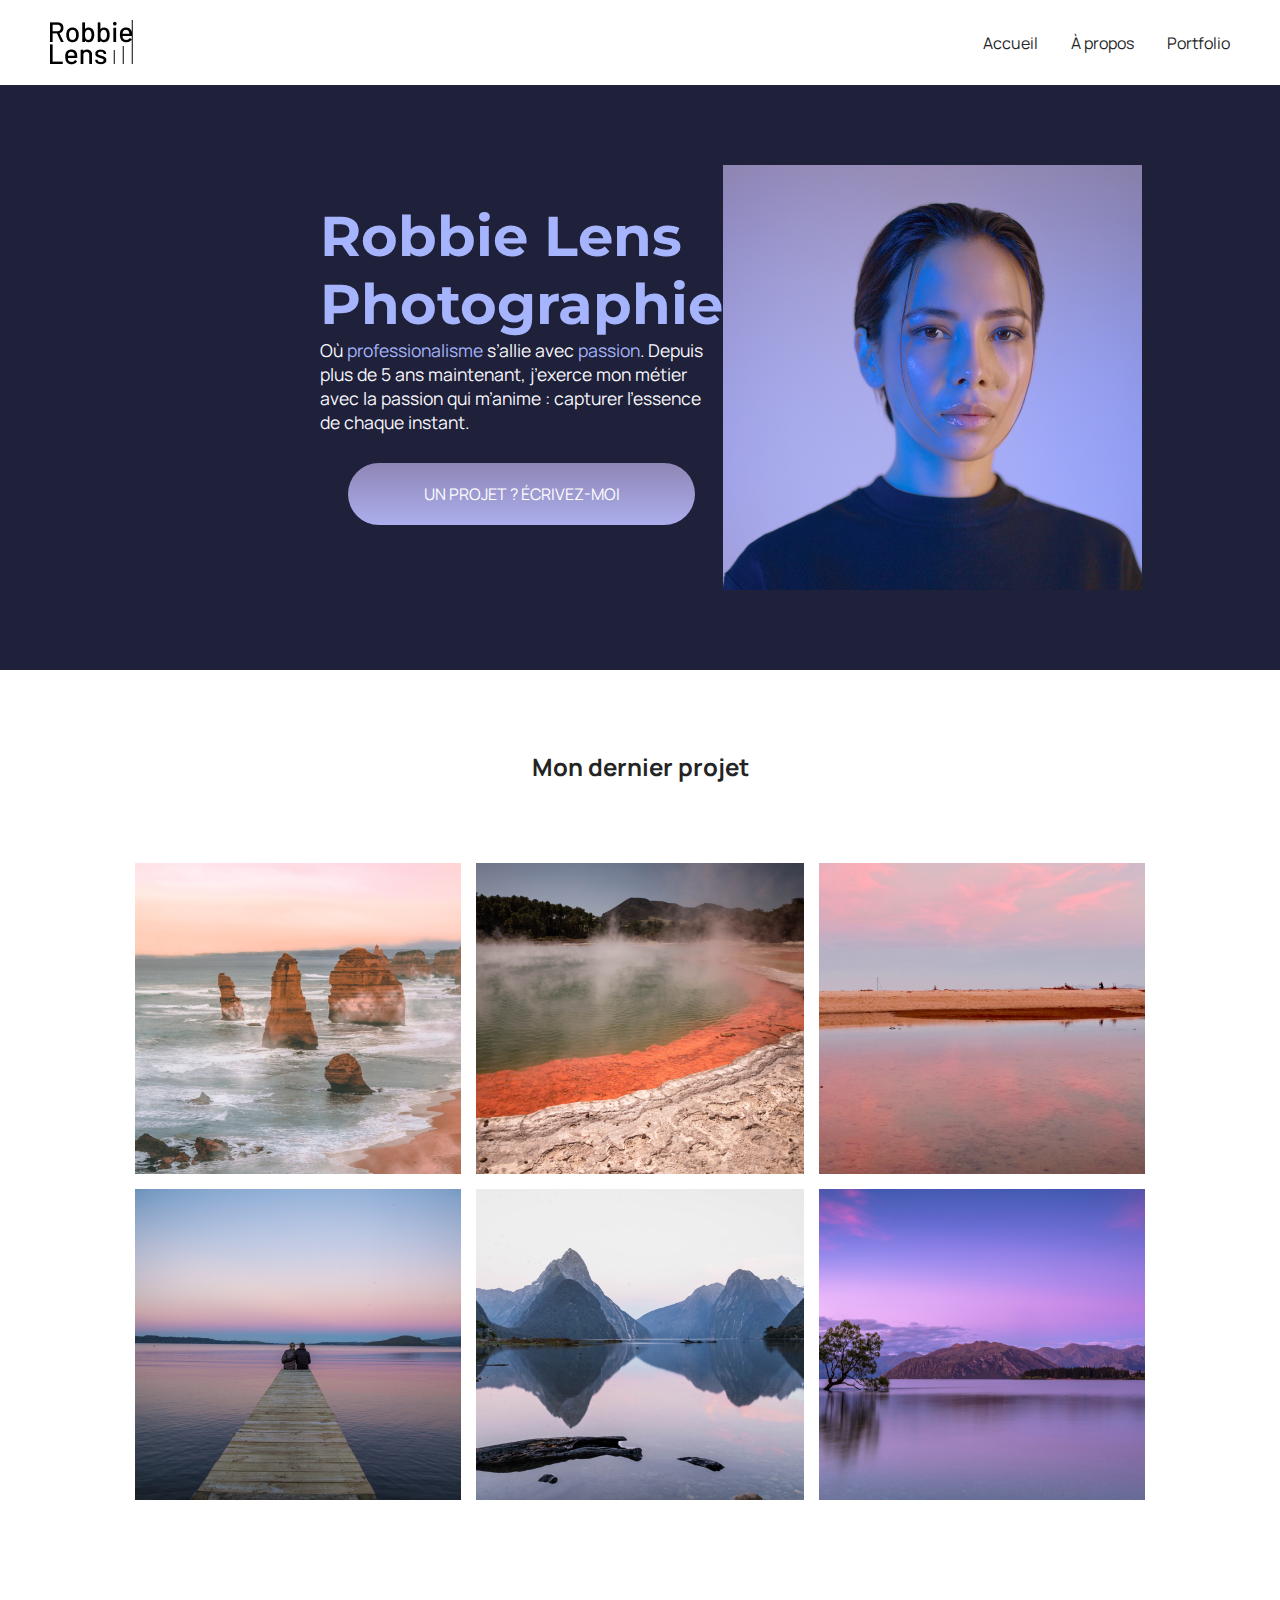
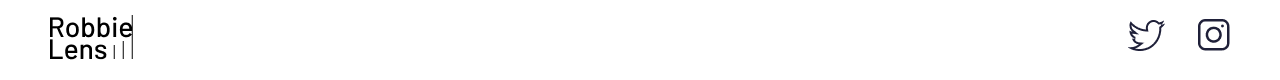
<file: index.html>
<!DOCTYPE html>
<html lang="fr">

<head>
    <meta charset="utf-8" >
    <title>Accueil - Robbie Lens Photographie</title>
    <link href="style.css" rel="stylesheet" >
    <link rel="preconnect" href="https://fonts.googleapis.com">
    <link rel="preconnect" href="https://fonts.gstatic.com" crossorigin>
    <link href="https://fonts.googleapis.com/css2?family=Manrope&family=Montserrat&display=swap" rel="stylesheet">
</head>

<body>
    <header>
        <nav>
            <img src="images/logo.png" alt="Logo Robbie Lens" >
            <div>
                <a href="index.html">Accueil</a>
                <a href="a-propos.html">À propos</a>
                <a href="portfolio.html">Portfolio</a>
            </div>
        </nav>
    </header>
    <main>
        <section class="accueil-introduction">
            <div>
                <h1>Robbie Lens Photographie</h1>
                <p>
                    Où <em>professionalisme</em> s’allie avec <em>passion</em>. Depuis
                    plus de 5 ans maintenant, j’exerce mon métier avec la passion
                    qui m’anime : capturer l’essence de chaque instant.
                </p>
                <a href="por" class="cta">UN PROJET ? ÉCRIVEZ-MOI</a>
            </div>
            <img src="images/robbie-lens.png" alt="Portrait avec effet de la photographe Robbie Lens" >
        </section>
        <section class="accueil-photos">
            <h2>Mon dernier projet</h2>
            <div>
                <img src="images/accueil/element-1.png" alt="Twelve apostles - Australie" >
                <img src="images/accueil/element-2.png" alt="Wai-O-Tapu - Nouvelle-Zélande" >
                <img src="images/accueil/element-3.png" alt="Parc National d’Abel Tasman - Nouvelle-Zélande" >
            </div>
            <div>
                <img src="images/accueil/element-4.png" alt="Lac Rotorua - Nouvelle-Zélande" >
                <img src="images/accueil/element-5.png" alt="Milford Sound - Nouvelle-Zélande" >
                <img src="images/accueil/element-6.png" alt="Lac Wanaka - Nouvelle-Zélande" >
            </div>
        </section>
    </main>
    <footer>
        <img src="images/logo.png" alt="Logo Robbie Lens" >
        <div>
            <a target="_blank" href="https://twitter.com/" class="lien-icone">
                <img src="images/twitter.png" alt="Logo Twitter" >
            </a>
            <a target="_blank" href="https://www.instagram.com/" class="lien-icone">
                <img src="images/instagram.png" alt="Logo Instagram" >
            </a>
        </div>
    </footer>
</body>

</html>
</file>
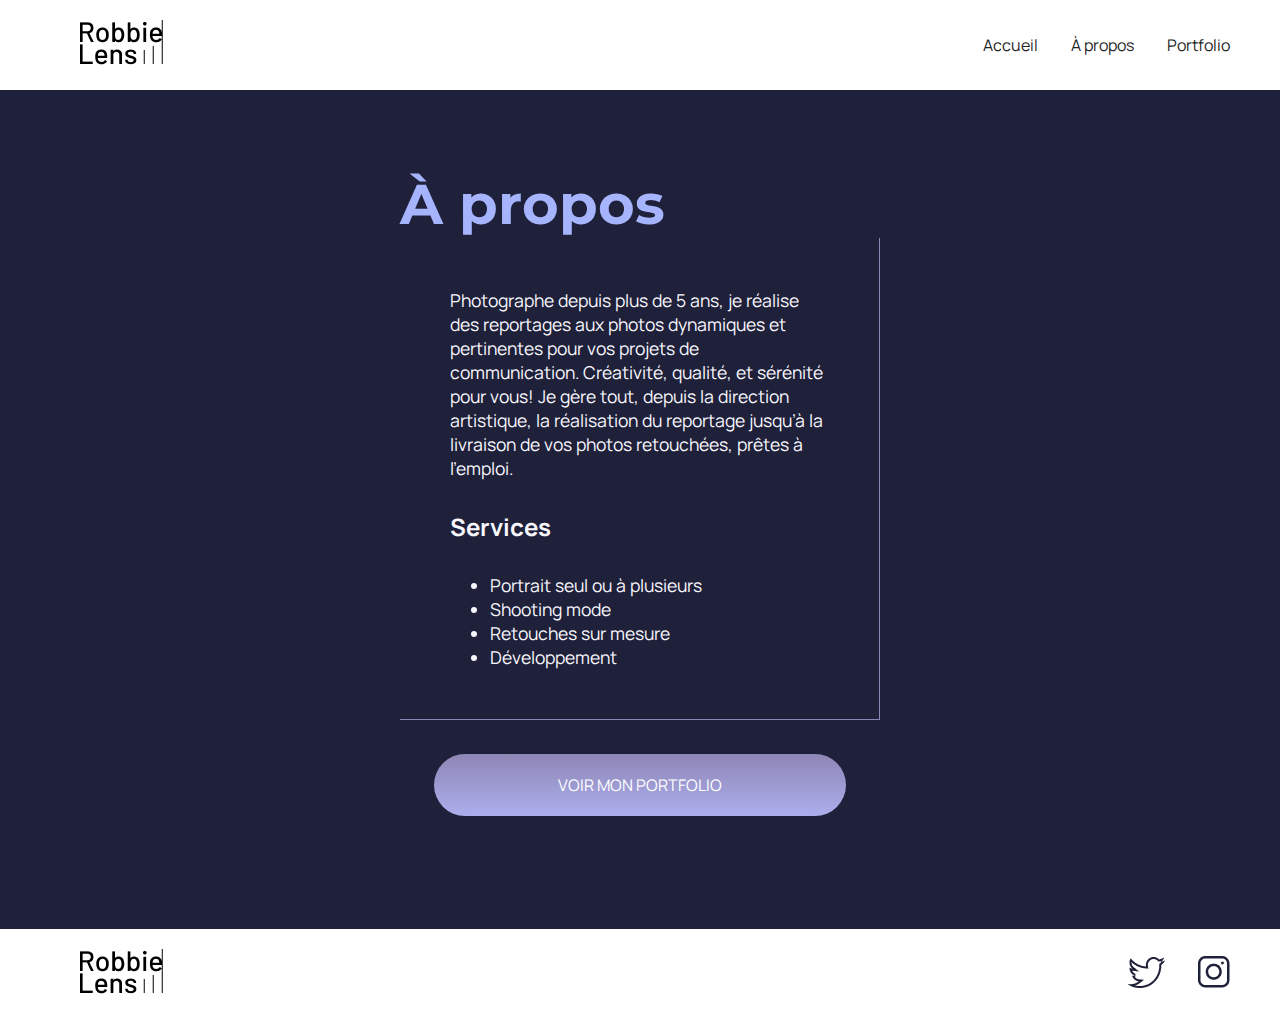
<file: a-propos.html>
<!DOCTYPE html>
<html lang="fr">

<head>
    <meta charset="utf-8" >
    <title>À propos - Robbie Lens Photographie</title>
    <link href="style.css" rel="stylesheet" >
    <link rel="preconnect" href="https://fonts.googleapis.com">
    <link rel="preconnect" href="https://fonts.gstatic.com" crossorigin>
    <link href="https://fonts.googleapis.com/css2?family=Manrope&family=Montserrat&display=swap" rel="stylesheet">
</head>

<body>
    <header>
        <nav>
            <a href="index.html" class="lien-icone">
                <img src="images/logo.png" alt="Logo Robbie Lens" >
            </a>
            <div>
                <a href="index.html">Accueil</a>
                <a href="a-propos.html">À propos</a>
                <a href="portfolio.html">Portfolio</a>
            </div>
        </nav>
    </header>
    <main class="a-propos-main">
        <section>
            <h1>À propos</h1>
            <div class="carre-contenu">
                <p>
                    Photographe depuis plus de 5 ans, je réalise des reportages aux photos dynamiques et pertinentes
                    pour
                    vos
                    projets de communication. Créativité, qualité, et sérénité pour vous! Je gère tout, depuis la
                    direction
                    artistique, la réalisation du reportage jusqu’à la livraison de vos photos retouchées, prêtes à
                    l’emploi.
                </p>
                <h2>Services</h2>
                <ul>
                    <li>Portrait seul ou à plusieurs</li>
                    <li>Shooting mode</li>
                    <li>Retouches sur mesure</li>
                    <li>Développement</li>
                </ul>
            </div>
            <div>
                <a href="portfolio.html" class="cta">VOIR MON PORTFOLIO</a>
            </div>
        </section>
    </main>
    <footer>
        <a href="index.html" class="lien-icone">
            <img src="images/logo.png" alt="Logo Robbie Lens" >
        </a>
        <div>
            <a target="_blank" href="https://twitter.com/" class="lien-icone">
                <img src="images/twitter.png" alt="Logo Twitter" >
            </a>
            <a target="_blank" href="https://www.instagram.com/" class="lien-icone">
                <img src="images/instagram.png" alt="Logo Instagram" >
            </a>
        </div>
    </footer>
</body>

</html>
</file>
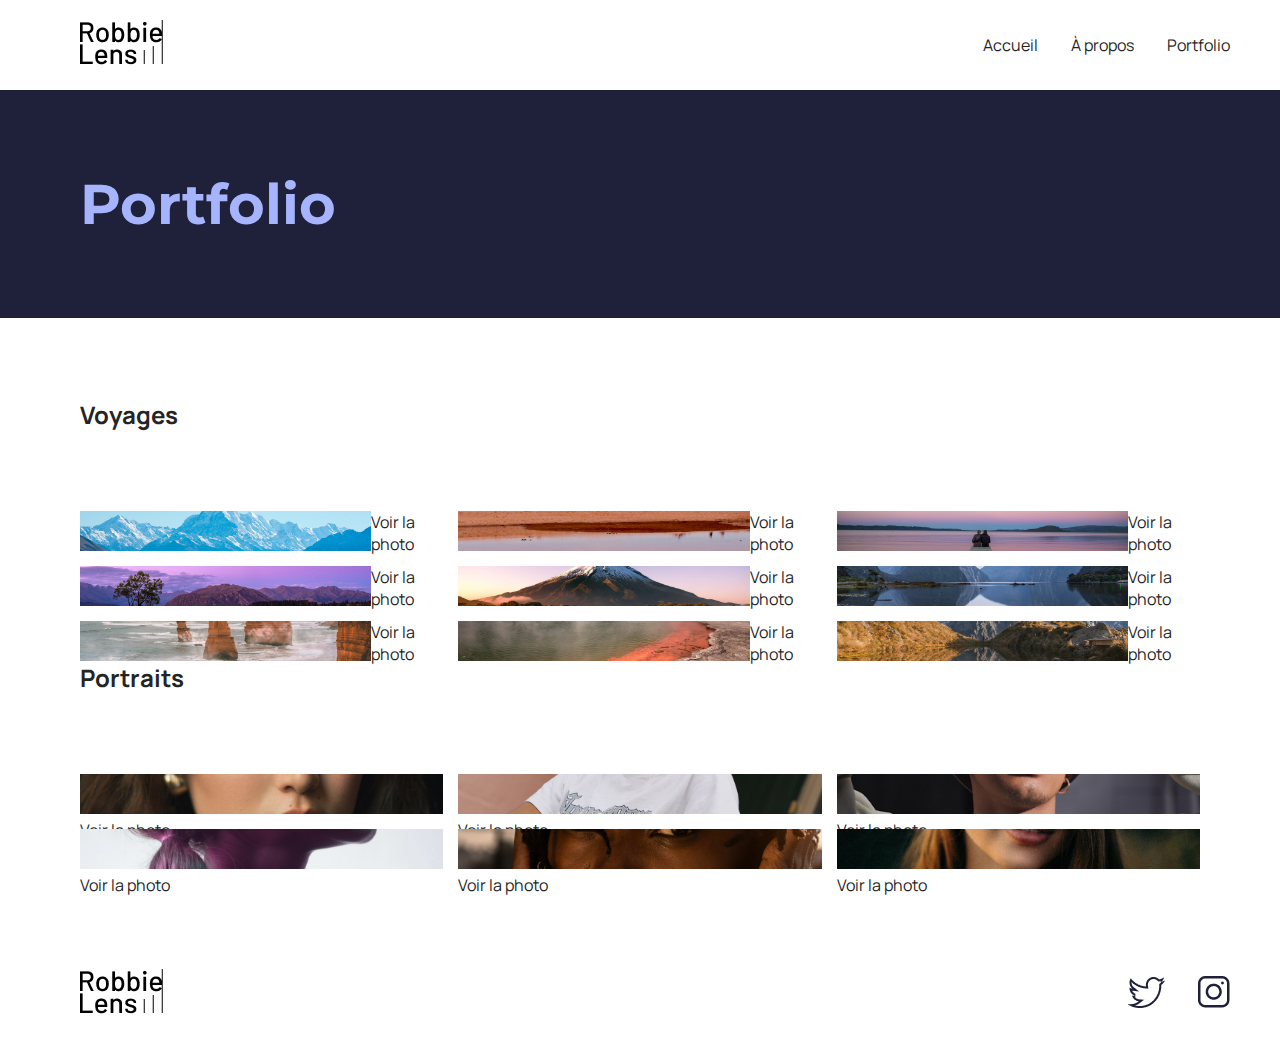
<file: portfolio.html>
<!DOCTYPE html>
<html lang="fr">

<head>
    <meta charset="utf-8" >
    <title>Portfolio - Robbie Lens Photographie</title>
    <link href="style.css" rel="stylesheet" >
    <link rel="preconnect" href="https://fonts.googleapis.com">
    <link rel="preconnect" href="https://fonts.gstatic.com" crossorigin>
    <link href="https://fonts.googleapis.com/css2?family=Manrope&family=Montserrat&display=swap" rel="stylesheet">
</head>

<body>
    <header>
        <nav>
            <a href="index.html" class="lien-icone">
                <img src="images/logo.png" alt="Logo Robbie Lens" >
            </a>
            <div>
                <a href="index.html">Accueil</a>
                <a href="a-propos.html">À propos</a>
                <a href="portfolio.html">Portfolio</a>
            </div>
        </nav>
    </header>
    <main>
        <section>
            <h1>Portfolio</h1>
        </section>
        <section class="portfolio-section-photos">
            <h2>Voyages</h2>
            <div class="grid-paysages">

                <a href="images/portfolio/paysage1.jpg" class="lien-conteneur">
                    <img src="images/portfolio/paysage1.jpg" alt="">
                    <div class="photo-hover">Voir la photo</div>
                </a>
                <a href="images/portfolio/paysage2.jpg" class="lien-conteneur">
                     <img src="images/portfolio/paysage2.jpg" alt="">
                     <div class="photo-hover">Voir la photo</div>
                </a>

                <a href="images/portfolio/paysage3.jpg" class="lien-conteneur">
                    <img src="images/portfolio/paysage3.jpg" alt="">
                    <div class="photo-hover">Voir la photo</div>
                </a>

                <a href="images/portfolio/paysage4.jpg"class="lien-conteneur">
                   <img src="images/portfolio/paysage4.jpg" alt="">
                   <div class="photo-hover">Voir la photo</div>
                </a>

                <a href="images/portfolio/paysage5.jpg"class="lien-conteneur">
                    <img src="images/portfolio/paysage5.jpg" alt="">
                    <div class="photo-hover">Voir la photo</div>
                </a>

                <a href="images/portfolio/paysage6.jpg"class="lien-conteneur">
                    <img src="images/portfolio/paysage6.jpg" alt="">
                    <div class="photo-hover">Voir la photo</div>
                </a>

                <a href="images/portfolio/paysage7.jpg"class="lien-conteneur">
                    <img src="images/portfolio/paysage7.jpg" alt="">
                    <div class="photo-hover">Voir la photo</div>
                </a>
                <a href="images/portfolio/paysage8.jpg"class="lien-conteneur">
                    <img src="images/portfolio/paysage8.jpg" alt="">
                    <div class="photo-hover">Voir la photo</div>
                </a>
                <a href="images/portfolio/paysage9.jpg"class="lien-conteneur">   
                    <img src="images/portfolio/paysage9.jpg" alt="">
                    <div class="photo-hover">Voir la photo</div>
                </a>    
            </div>
            <h2>Portraits</h2>
            <div class="grid-portraits">
                <a href="images/portfolio/portrait1.jpg" class="lien-conteneur-photo">
                    <img src="images/portfolio/portrait1.jpg" alt="" >
                    <div class="photo-hover">Voir la photo</div>
                </a>

                <a href="images/portfolio/portrait2.jpg" class="lien-conteneur-photo">
                    <img src="images/portfolio/portrait2.jpg" alt="" >
                    <div class="photo-hover">Voir la photo</div>
                </a>

                <a href="images/portfolio/portrait3.jpg" class="lien-conteneur-photo">
                    <img src="images/portfolio/portrait3.jpg" alt="" >
                    <div class="photo-hover">Voir la photo</div>
                </a>

                <a href="images/portfolio/portrait4.jpg" class="lien-conteneur-photo">
                    <img src="images/portfolio/portrait4.jpg" alt="" >
                    <div class="photo-hover">Voir la photo</div>
                </a>

                <a href="images/portfolio/portrait5.jpg" class="lien-conteneur-photo">
                    <img src="images/portfolio/portrait5.jpg" alt="" >
                    <div class="photo-hover">Voir la photo</div>
                </a>

                <a href="images/portfolio/portrait6.jpg" class="lien-conteneur-photo">
                    <img src="images/portfolio/portrait6.jpg" alt="" >
                    <div class="photo-hover">Voir la photo</div>
                </a>

            </div>
        </section>
    </main>
    <footer>
        <a href="index.html" class="lien-icone">
            <img src="images/logo.png" alt="Logo Robbie Lens" >
        </a>
        <div>
            <a target="_blank" href="https://twitter.com/" class="lien-icone">
                <img src="images/twitter.png" alt="Logo Twitter" >
            </a>
            <a target="_blank" href="https://www.instagram.com/" class="lien-icone">
                <img src="images/instagram.png" alt="Logo Instagram" >
            </a>
        </div>
    </footer>
</body>

</html>
</file>
<file: style.css>
* {
  margin: 0;
}

body {
  font-family: 'Manrope', sans-serif;
  font-size: 1em;
  background-color: #1f2039;
}

a {
  color: #242424;
  text-decoration: none;
}

em {
  color: #a5b4fc;
  font-style: normal;
}

h1 {
  font-size: 3.5em;
  color: #a5b4fc;
  font-family: 'Montserrat', sans-serif;
}

h2 {
  color: #f9f8ff;
}

p,
li {
  font-size: 1.1em;
  color: #f9f8ff;
}

header,
footer {
  background-color: white;
  padding: 20px 50px;
}

.cta {
  background: linear-gradient(#8e86b5, #acaeed);
  color: white;
  border-radius: 50px;
  padding: 20px 30px;
  display: inline-block;
  margin: 7%;
  justify-content: center;
  display: flex;
}

a:hover {
  text-decoration: underline;
}

.cta:hover {
  background: linear-gradient(#696484, #8788ba);
  text-decoration: none;
}

.lien-icone {
  margin-left: 30px;
}

.lien-icone:hover {
  opacity: 0.5;
}

.carre-contenu {
  border-right: 1px solid #8e86b5;
  border-bottom: 1px solid #8e86b5;
  padding: 50px;
}

.carre-contenu h2 {
  margin-top: 30px;
}

.carre-contenu ul {
  margin-top: 30px;
}

section {
  padding: 80px;
}

.a-propos-main {
  width: 50%;
  margin: auto;
}

footer,
nav {
  display: flex;
  flex-direction: row;
  align-items: center;
  justify-content: space-between;
}

nav a {
  margin-left: 30px;
}

.accueil-photos {
  background-color: white;
  padding: 80px;
}

.accueil-photos h2 {
  color: #242424;
  text-align: center;
  margin-bottom: 80px;
}

.accueil-photos div {
  display: flex;
  flex-direction: row;
  gap: 15px;
  justify-content: center;
  margin-bottom: 15px;
}

.accueil-introduction {
  display: flex;
  flex-direction: row;
  width: 50%;
  align-items: center;
  margin: auto;
}

.portfolio-section-photos {
  background-color: white;
}

.portfolio-section-photos h2 {
  color: #242424;
  margin-bottom: 80px;
}

.grid-paysages img,
.grid-portraits img {
  width: 100%;
  height: 100%;
  
  object-fit: cover;
}
.grid-paysages{
  display: grid;
  grid-template-columns: 1fr 1fr 1fr ;
  grid-template-rows: 40px 40px 40px ;
  gap: 15px;
}
.grid-portraits{
  display: grid;
  grid-template-columns: 1fr 1fr 1fr;
  grid-template-rows: 40px 40px;
  gap: 15px;
}

.grid-paysages img,
.grid-portraits img{
  width: 100%;
  height: 100%;
  object-fit: cover;
}
.lien-conteneur{
  position: relative;

}
.photo-hover:hover{
  position: absolute;
  top: 0;
  left: 0;
  right: 0;
  bottom: 0;
  display: flex;
  align-items: center;
  justify-content: center;
  font-size: 1.5em;
  color: white;
  background-color: rgba(0, 0, 0, 0.7);
  display: none;

}
.lien-conteneur,
.photo-hover:hover{
  display: flex;
}
</file>
